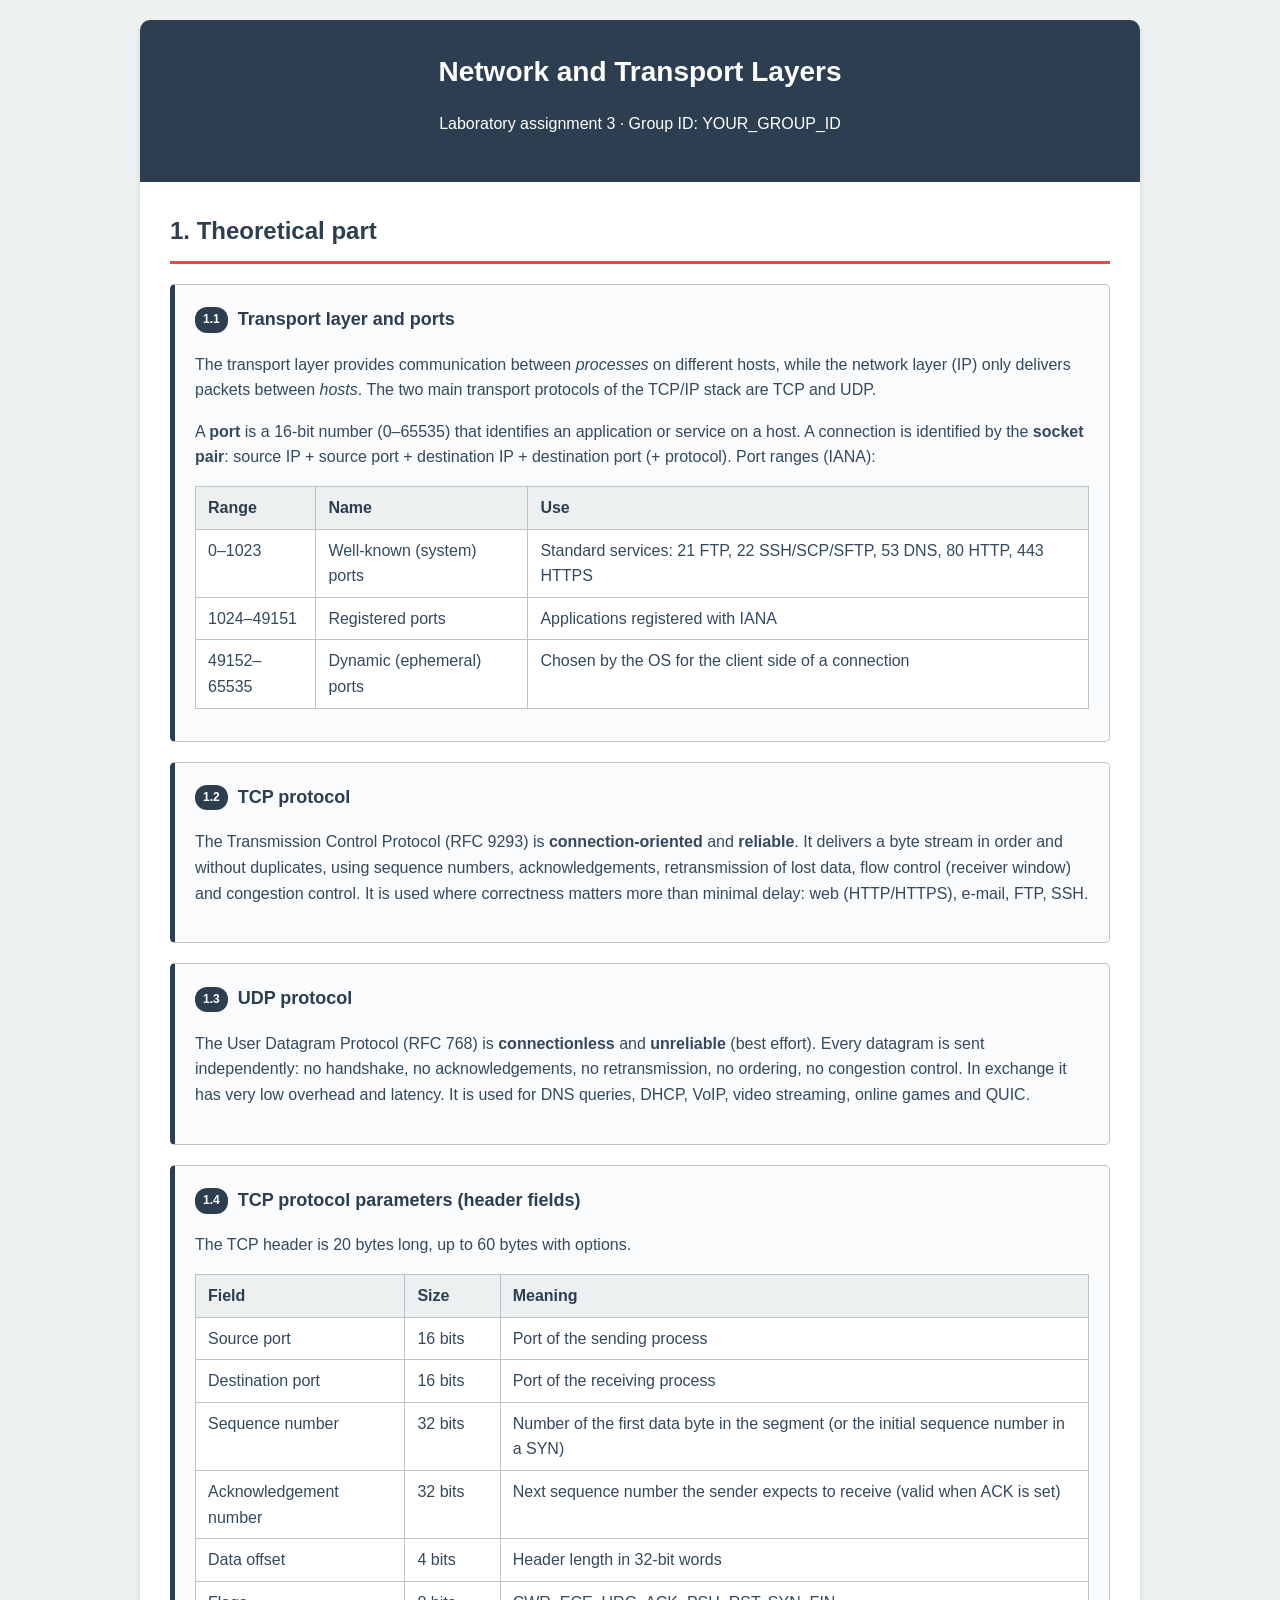
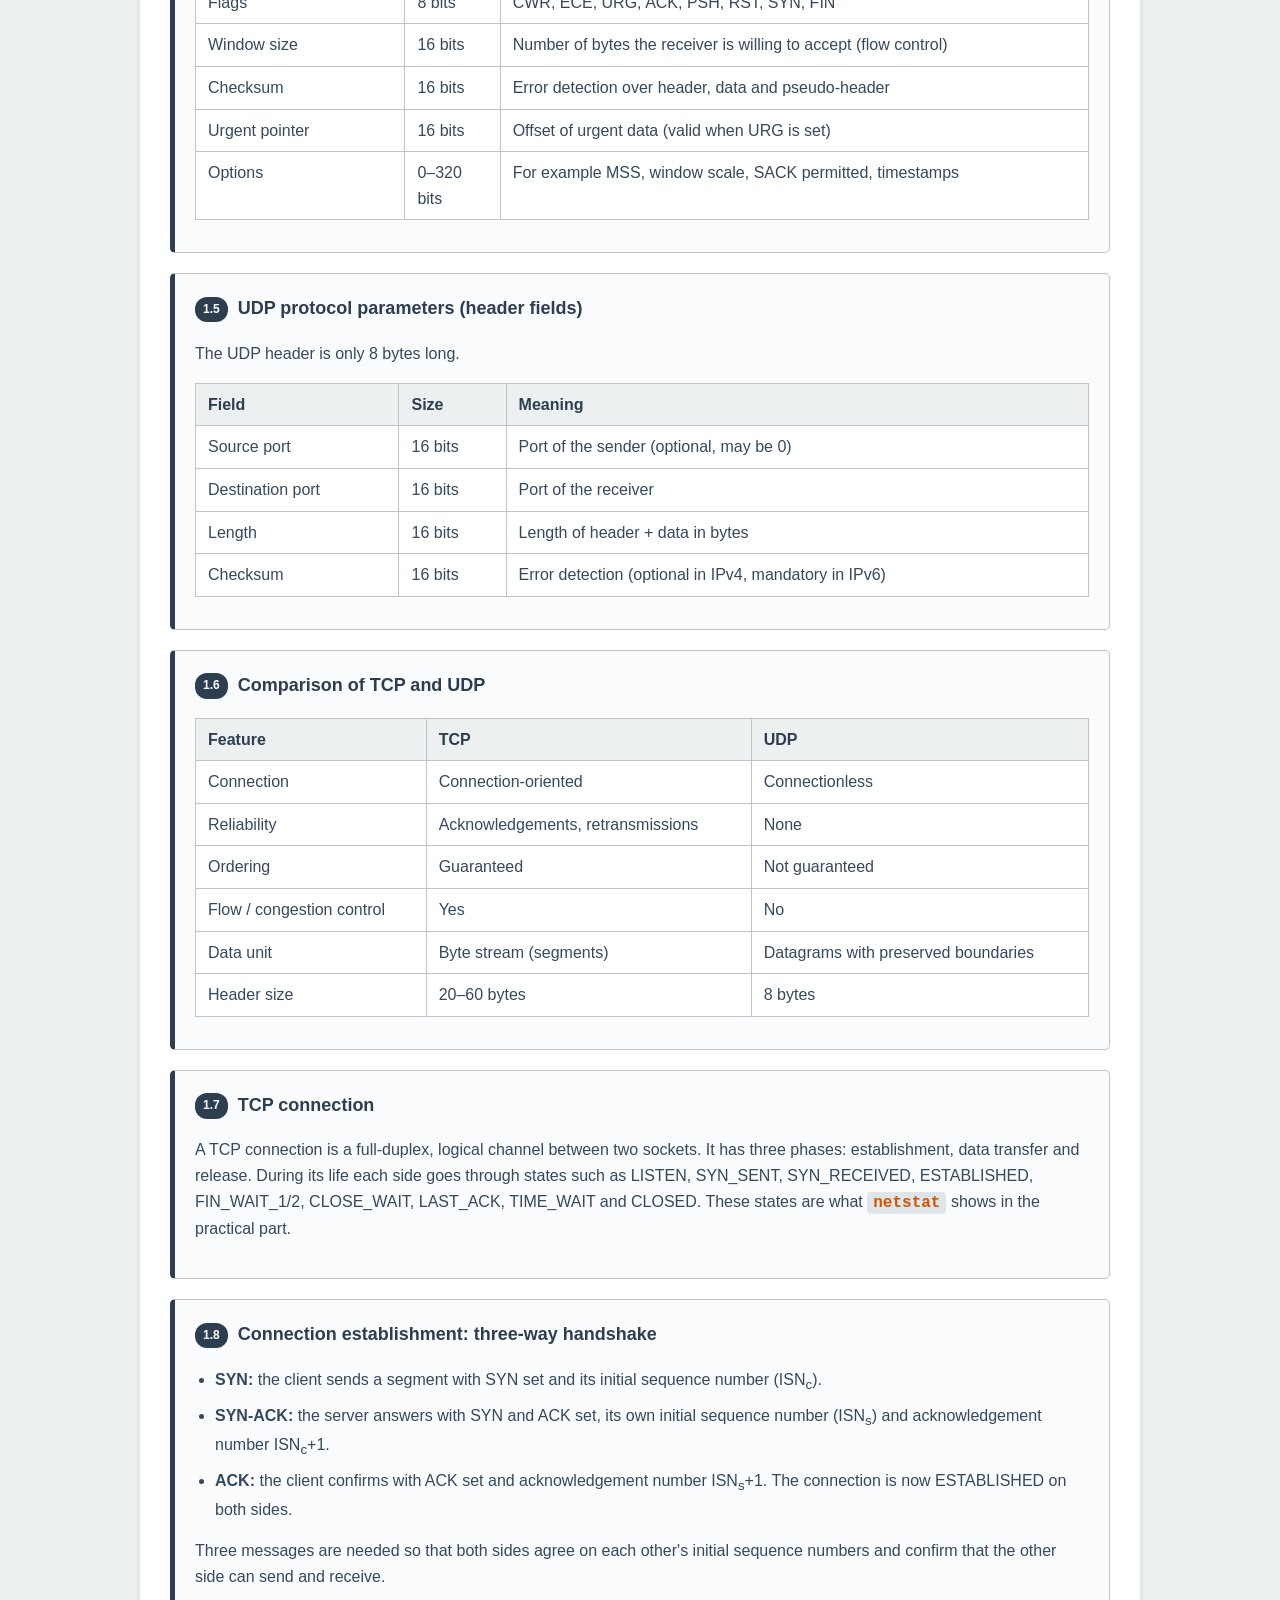
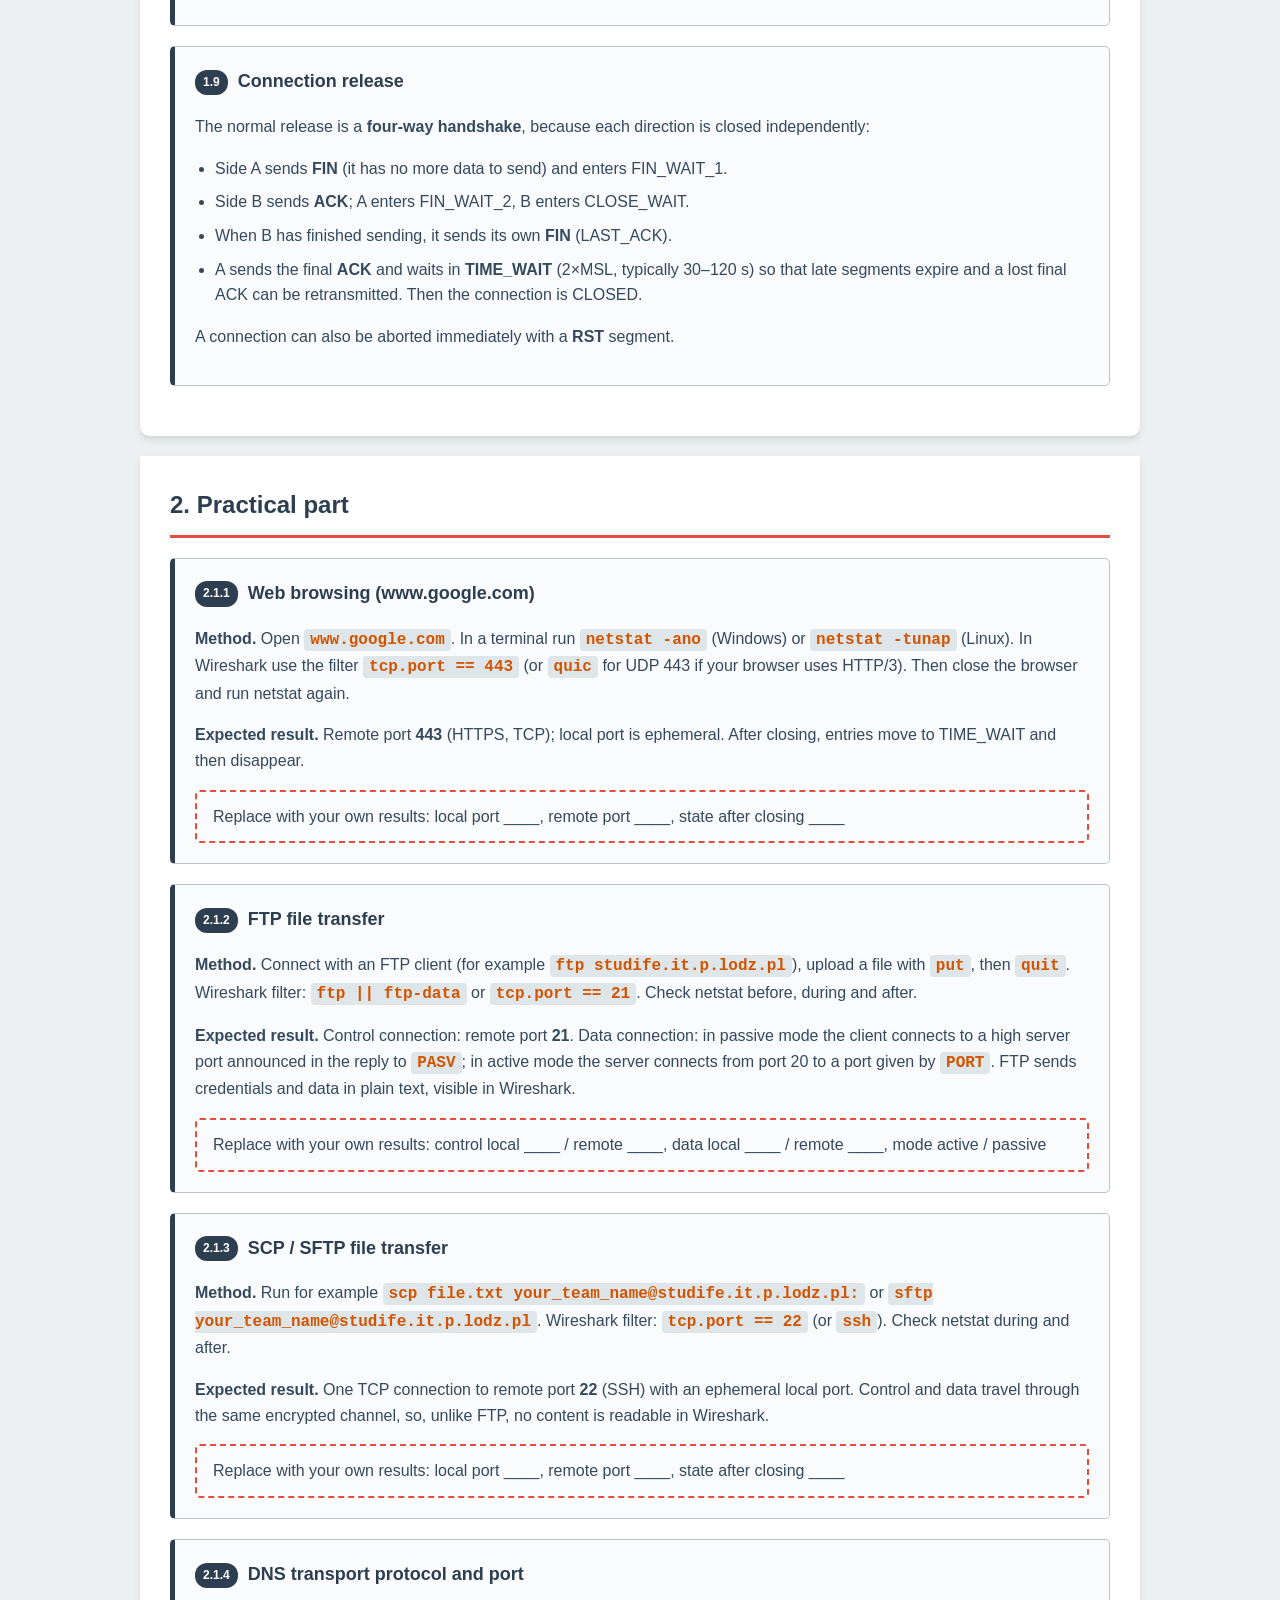
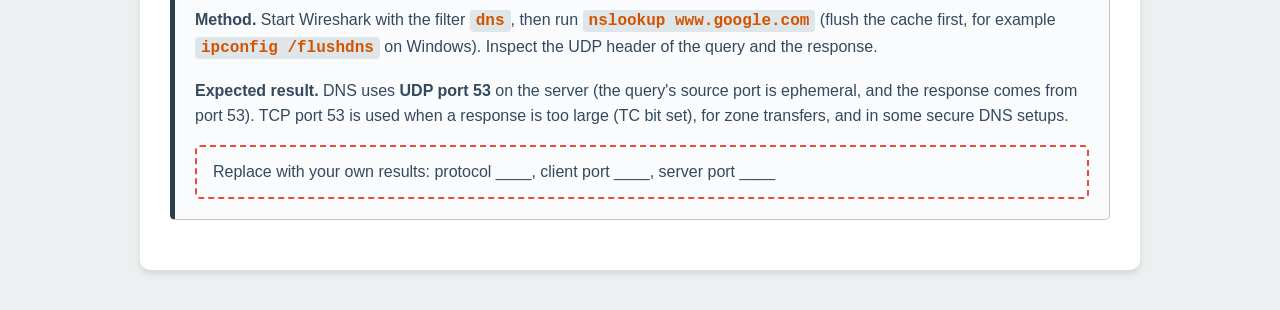
<file: assignment2/index.html>
<!DOCTYPE html>
<html lang="en">

<head>
  <meta charset="utf-8">
  <meta name="viewport" content="width=device-width, initial-scale=1">
  <title>Network and Transport Layers - Group YOUR_GROUP_ID</title>
  <link rel="stylesheet" href="style.css">
</head>

<body>
  <div class="container">

    <header>
      <h1>Network and Transport Layers</h1>
      <p>Laboratory assignment 3 &middot; Group ID: YOUR_GROUP_ID</p>
    </header>

    <div class="report-section">
      <h2>1. Theoretical part</h2>

      <div class="topic-block">
        <h3><span class="badge">1.1</span>Transport layer and ports</h3>
        <p>The transport layer provides communication between <em>processes</em> on different hosts, while the network
          layer (IP) only delivers packets between <em>hosts</em>. The two main transport protocols of the TCP/IP stack
          are TCP and UDP.</p>
        <p>A <strong>port</strong> is a 16-bit number (0&ndash;65535) that identifies an application or service on a
          host. A connection is identified by the <strong>socket pair</strong>: source IP + source port + destination IP
          + destination port (+ protocol). Port ranges (IANA):</p>
        <table>
          <tr>
            <th>Range</th>
            <th>Name</th>
            <th>Use</th>
          </tr>
          <tr>
            <td>0&ndash;1023</td>
            <td>Well-known (system) ports</td>
            <td>Standard services: 21 FTP, 22 SSH/SCP/SFTP, 53 DNS, 80 HTTP, 443 HTTPS</td>
          </tr>
          <tr>
            <td>1024&ndash;49151</td>
            <td>Registered ports</td>
            <td>Applications registered with IANA</td>
          </tr>
          <tr>
            <td>49152&ndash;65535</td>
            <td>Dynamic (ephemeral) ports</td>
            <td>Chosen by the OS for the client side of a connection</td>
          </tr>
        </table>
      </div>

      <div class="topic-block">
        <h3><span class="badge">1.2</span>TCP protocol</h3>
        <p>The Transmission Control Protocol (RFC 9293) is <strong>connection-oriented</strong> and
          <strong>reliable</strong>. It delivers a byte stream in order and without duplicates, using sequence numbers,
          acknowledgements, retransmission of lost data, flow control (receiver window) and congestion control. It is
          used where correctness matters more than minimal delay: web (HTTP/HTTPS), e-mail, FTP, SSH.
        </p>
      </div>

      <div class="topic-block">
        <h3><span class="badge">1.3</span>UDP protocol</h3>
        <p>The User Datagram Protocol (RFC 768) is <strong>connectionless</strong> and <strong>unreliable</strong> (best
          effort). Every datagram is sent independently: no handshake, no acknowledgements, no retransmission, no
          ordering, no congestion control. In exchange it has very low overhead and latency. It is used for DNS queries,
          DHCP, VoIP, video streaming, online games and QUIC.</p>
      </div>

      <div class="topic-block">
        <h3><span class="badge">1.4</span>TCP protocol parameters (header fields)</h3>
        <p>The TCP header is 20 bytes long, up to 60 bytes with options.</p>
        <table>
          <tr>
            <th>Field</th>
            <th>Size</th>
            <th>Meaning</th>
          </tr>
          <tr>
            <td>Source port</td>
            <td>16 bits</td>
            <td>Port of the sending process</td>
          </tr>
          <tr>
            <td>Destination port</td>
            <td>16 bits</td>
            <td>Port of the receiving process</td>
          </tr>
          <tr>
            <td>Sequence number</td>
            <td>32 bits</td>
            <td>Number of the first data byte in the segment (or the initial sequence number in a SYN)</td>
          </tr>
          <tr>
            <td>Acknowledgement number</td>
            <td>32 bits</td>
            <td>Next sequence number the sender expects to receive (valid when ACK is set)</td>
          </tr>
          <tr>
            <td>Data offset</td>
            <td>4 bits</td>
            <td>Header length in 32-bit words</td>
          </tr>
          <tr>
            <td>Flags</td>
            <td>8 bits</td>
            <td>CWR, ECE, URG, ACK, PSH, RST, SYN, FIN</td>
          </tr>
          <tr>
            <td>Window size</td>
            <td>16 bits</td>
            <td>Number of bytes the receiver is willing to accept (flow control)</td>
          </tr>
          <tr>
            <td>Checksum</td>
            <td>16 bits</td>
            <td>Error detection over header, data and pseudo-header</td>
          </tr>
          <tr>
            <td>Urgent pointer</td>
            <td>16 bits</td>
            <td>Offset of urgent data (valid when URG is set)</td>
          </tr>
          <tr>
            <td>Options</td>
            <td>0&ndash;320 bits</td>
            <td>For example MSS, window scale, SACK permitted, timestamps</td>
          </tr>
        </table>
      </div>

      <div class="topic-block">
        <h3><span class="badge">1.5</span>UDP protocol parameters (header fields)</h3>
        <p>The UDP header is only 8 bytes long.</p>
        <table>
          <tr>
            <th>Field</th>
            <th>Size</th>
            <th>Meaning</th>
          </tr>
          <tr>
            <td>Source port</td>
            <td>16 bits</td>
            <td>Port of the sender (optional, may be 0)</td>
          </tr>
          <tr>
            <td>Destination port</td>
            <td>16 bits</td>
            <td>Port of the receiver</td>
          </tr>
          <tr>
            <td>Length</td>
            <td>16 bits</td>
            <td>Length of header + data in bytes</td>
          </tr>
          <tr>
            <td>Checksum</td>
            <td>16 bits</td>
            <td>Error detection (optional in IPv4, mandatory in IPv6)</td>
          </tr>
        </table>
      </div>

      <div class="topic-block">
        <h3><span class="badge">1.6</span>Comparison of TCP and UDP</h3>
        <table>
          <tr>
            <th>Feature</th>
            <th>TCP</th>
            <th>UDP</th>
          </tr>
          <tr>
            <td>Connection</td>
            <td>Connection-oriented</td>
            <td>Connectionless</td>
          </tr>
          <tr>
            <td>Reliability</td>
            <td>Acknowledgements, retransmissions</td>
            <td>None</td>
          </tr>
          <tr>
            <td>Ordering</td>
            <td>Guaranteed</td>
            <td>Not guaranteed</td>
          </tr>
          <tr>
            <td>Flow / congestion control</td>
            <td>Yes</td>
            <td>No</td>
          </tr>
          <tr>
            <td>Data unit</td>
            <td>Byte stream (segments)</td>
            <td>Datagrams with preserved boundaries</td>
          </tr>
          <tr>
            <td>Header size</td>
            <td>20&ndash;60 bytes</td>
            <td>8 bytes</td>
          </tr>
        </table>
      </div>

      <div class="topic-block">
        <h3><span class="badge">1.7</span>TCP connection</h3>
        <p>A TCP connection is a full-duplex, logical channel between two sockets. It has three phases: establishment,
          data transfer and release. During its life each side goes through states such as LISTEN, SYN_SENT,
          SYN_RECEIVED, ESTABLISHED, FIN_WAIT_1/2, CLOSE_WAIT, LAST_ACK, TIME_WAIT and CLOSED. These states are what
          <code>netstat</code> shows in the practical part.
        </p>
      </div>

      <div class="topic-block">
        <h3><span class="badge">1.8</span>Connection establishment: three-way handshake</h3>
        <ul>
          <li><strong>SYN:</strong> the client sends a segment with SYN set and its initial sequence number
            (ISN<sub>c</sub>).</li>
          <li><strong>SYN-ACK:</strong> the server answers with SYN and ACK set, its own initial sequence number
            (ISN<sub>s</sub>) and acknowledgement number ISN<sub>c</sub>+1.</li>
          <li><strong>ACK:</strong> the client confirms with ACK set and acknowledgement number ISN<sub>s</sub>+1. The
            connection is now ESTABLISHED on both sides.</li>
        </ul>
        <p>Three messages are needed so that both sides agree on each other's initial sequence numbers and confirm that
          the other side can send and receive.</p>
      </div>

      <div class="topic-block">
        <h3><span class="badge">1.9</span>Connection release</h3>
        <p>The normal release is a <strong>four-way handshake</strong>, because each direction is closed independently:
        </p>
        <ul>
          <li>Side A sends <strong>FIN</strong> (it has no more data to send) and enters FIN_WAIT_1.</li>
          <li>Side B sends <strong>ACK</strong>; A enters FIN_WAIT_2, B enters CLOSE_WAIT.</li>
          <li>When B has finished sending, it sends its own <strong>FIN</strong> (LAST_ACK).</li>
          <li>A sends the final <strong>ACK</strong> and waits in <strong>TIME_WAIT</strong> (2&times;MSL, typically
            30&ndash;120 s) so that late segments expire and a lost final ACK can be retransmitted. Then the connection
            is CLOSED.</li>
        </ul>
        <p>A connection can also be aborted immediately with a <strong>RST</strong> segment.</p>
      </div>
    </div>

    <div class="report-section">
      <h2>2. Practical part</h2>

      <div class="topic-block">
        <h3><span class="badge">2.1.1</span>Web browsing (www.google.com)</h3>
        <p><strong>Method.</strong> Open <code>www.google.com</code>. In a terminal run <code>netstat -ano</code>
          (Windows) or <code>netstat -tunap</code> (Linux). In Wireshark use the filter <code>tcp.port == 443</code> (or
          <code>quic</code> for UDP 443 if your browser uses HTTP/3). Then close the browser and run netstat again.
        </p>
        <p><strong>Expected result.</strong> Remote port <strong>443</strong> (HTTPS, TCP); local port is ephemeral.
          After closing, entries move to TIME_WAIT and then disappear.</p>
        <div class="todo">
          Replace with your own results: local port ____, remote port ____, state after closing ____
          <!-- <img class="img-standard" src="images/2-1-1-netstat.png" alt="netstat output"> -->
          <!-- <img class="img-standard" src="images/2-1-1-wireshark.png" alt="Wireshark capture"> -->
        </div>
      </div>

      <div class="topic-block">
        <h3><span class="badge">2.1.2</span>FTP file transfer</h3>
        <p><strong>Method.</strong> Connect with an FTP client (for example <code>ftp studife.it.p.lodz.pl</code>),
          upload a file with <code>put</code>, then <code>quit</code>. Wireshark filter: <code>ftp || ftp-data</code> or
          <code>tcp.port == 21</code>. Check netstat before, during and after.
        </p>
        <p><strong>Expected result.</strong> Control connection: remote port <strong>21</strong>. Data connection: in
          passive mode the client connects to a high server port announced in the reply to <code>PASV</code>; in active
          mode the server connects from port 20 to a port given by <code>PORT</code>. FTP sends credentials and data in
          plain text, visible in Wireshark.</p>
        <div class="todo">
          Replace with your own results: control local ____ / remote ____, data local ____ / remote ____, mode active /
          passive
          <!-- <img class="img-standard" src="images/2-1-2-ftp.png" alt="FTP session"> -->
        </div>
      </div>

      <div class="topic-block">
        <h3><span class="badge">2.1.3</span>SCP / SFTP file transfer</h3>
        <p><strong>Method.</strong> Run for example <code>scp file.txt your_team_name@studife.it.p.lodz.pl:</code> or
          <code>sftp your_team_name@studife.it.p.lodz.pl</code>. Wireshark filter: <code>tcp.port == 22</code> (or
          <code>ssh</code>). Check netstat during and after.
        </p>
        <p><strong>Expected result.</strong> One TCP connection to remote port <strong>22</strong> (SSH) with an
          ephemeral local port. Control and data travel through the same encrypted channel, so, unlike FTP, no content
          is readable in Wireshark.</p>
        <div class="todo">
          Replace with your own results: local port ____, remote port ____, state after closing ____
          <!-- <img class="img-standard" src="images/2-1-3-scp.png" alt="SCP transfer"> -->
        </div>
      </div>

      <div class="topic-block">
        <h3><span class="badge">2.1.4</span>DNS transport protocol and port</h3>
        <p><strong>Method.</strong> Start Wireshark with the filter <code>dns</code>, then run
          <code>nslookup www.google.com</code> (flush the cache first, for example <code>ipconfig /flushdns</code> on
          Windows). Inspect the UDP header of the query and the response.
        </p>
        <p><strong>Expected result.</strong> DNS uses <strong>UDP port 53</strong> on the server (the query's source
          port is ephemeral, and the response comes from port 53). TCP port 53 is used when a response is too large (TC
          bit set), for zone transfers, and in some secure DNS setups.</p>
        <div class="todo">
          Replace with your own results: protocol ____, client port ____, server port ____
          <!-- <img class="img-standard" src="images/2-1-4-dns.png" alt="DNS in Wireshark"> -->
        </div>
      </div>
    </div>
  </div>
</body>

</html>
</file>
<file: assignment2/style.css>
:root {
    --primary-color: #2c3e50;
    --secondary-color: #e74c3c;
    --bg-color: #ecf0f1;
    --text-color: #34495e;
    --card-bg: #ffffff;
    --border-color: #bdc3c7;
}

body {
    font-family: 'Segoe UI', Roboto, Helvetica, Arial, sans-serif;
    background-color: var(--bg-color);
    color: var(--text-color);
    line-height: 1.6;
    margin: 0;
    padding: 20px;
}

.container {
    max-width: 1000px;
    margin: 0 auto;
}

header {
    background-color: var(--primary-color);
    color: #ffffff;
    padding: 30px 20px;
    text-align: center;
    border-radius: 10px 10px 0 0;
    box-shadow: 0 4px 6px rgba(0, 0, 0, 0.1);
}

header h1 {
    margin: 0;
    font-size: 28px;
}

.report-section {
    background-color: var(--card-bg);
    padding: 30px;
    margin-bottom: 20px;
    border-radius: 0 0 10px 10px;
    box-shadow: 0 4px 6px rgba(0, 0, 0, 0.1);
}

h2 {
    color: var(--primary-color);
    border-bottom: 3px solid var(--secondary-color);
    padding-bottom: 10px;
    margin-top: 0;
}

.topic-block {
    background: #f9fbfd;
    border: 1px solid var(--border-color);
    border-left: 5px solid var(--primary-color);
    padding: 20px;
    margin: 20px 0;
    border-radius: 5px;
    transition: transform 0.2s ease-in-out;
}

.topic-block:hover {
    transform: translateX(5px);
    border-left: 5px solid var(--secondary-color);
}

h3 {
    margin-top: 0;
    color: var(--primary-color);
    font-size: 18px;
}

h4 {
    color: var(--primary-color);
    margin-bottom: 5px;
}

.badge {
    display: inline-block;
    background-color: var(--primary-color);
    color: white;
    padding: 3px 8px;
    border-radius: 12px;
    font-size: 12px;
    font-weight: bold;
    margin-right: 10px;
    vertical-align: middle;
}

code {
    background-color: #dfe6e9;
    color: #d35400;
    padding: 2px 6px;
    border-radius: 4px;
    font-family: 'Courier New', Courier, monospace;
    font-weight: bold;
}

ul {
    margin-top: 10px;
    padding-left: 20px;
}

li {
    margin-bottom: 8px;
}

.img-standard {
    max-width: 100%;
    margin-top: 10px;
    border: 1px solid #ccc;
    border-radius: 5px;
}


table {
    border-collapse: collapse;
    margin: 12px 0;
    width: 100%;
    background: var(--card-bg);
}

th,
td {
    border: 1px solid var(--border-color);
    padding: 8px 12px;
    text-align: left;
    vertical-align: top;
}

th {
    background-color: var(--bg-color);
    color: var(--primary-color);
}

.todo {
    border: 2px dashed var(--secondary-color);
    padding: 12px 16px;
    margin-top: 12px;
    border-radius: 5px;
}
</file>
